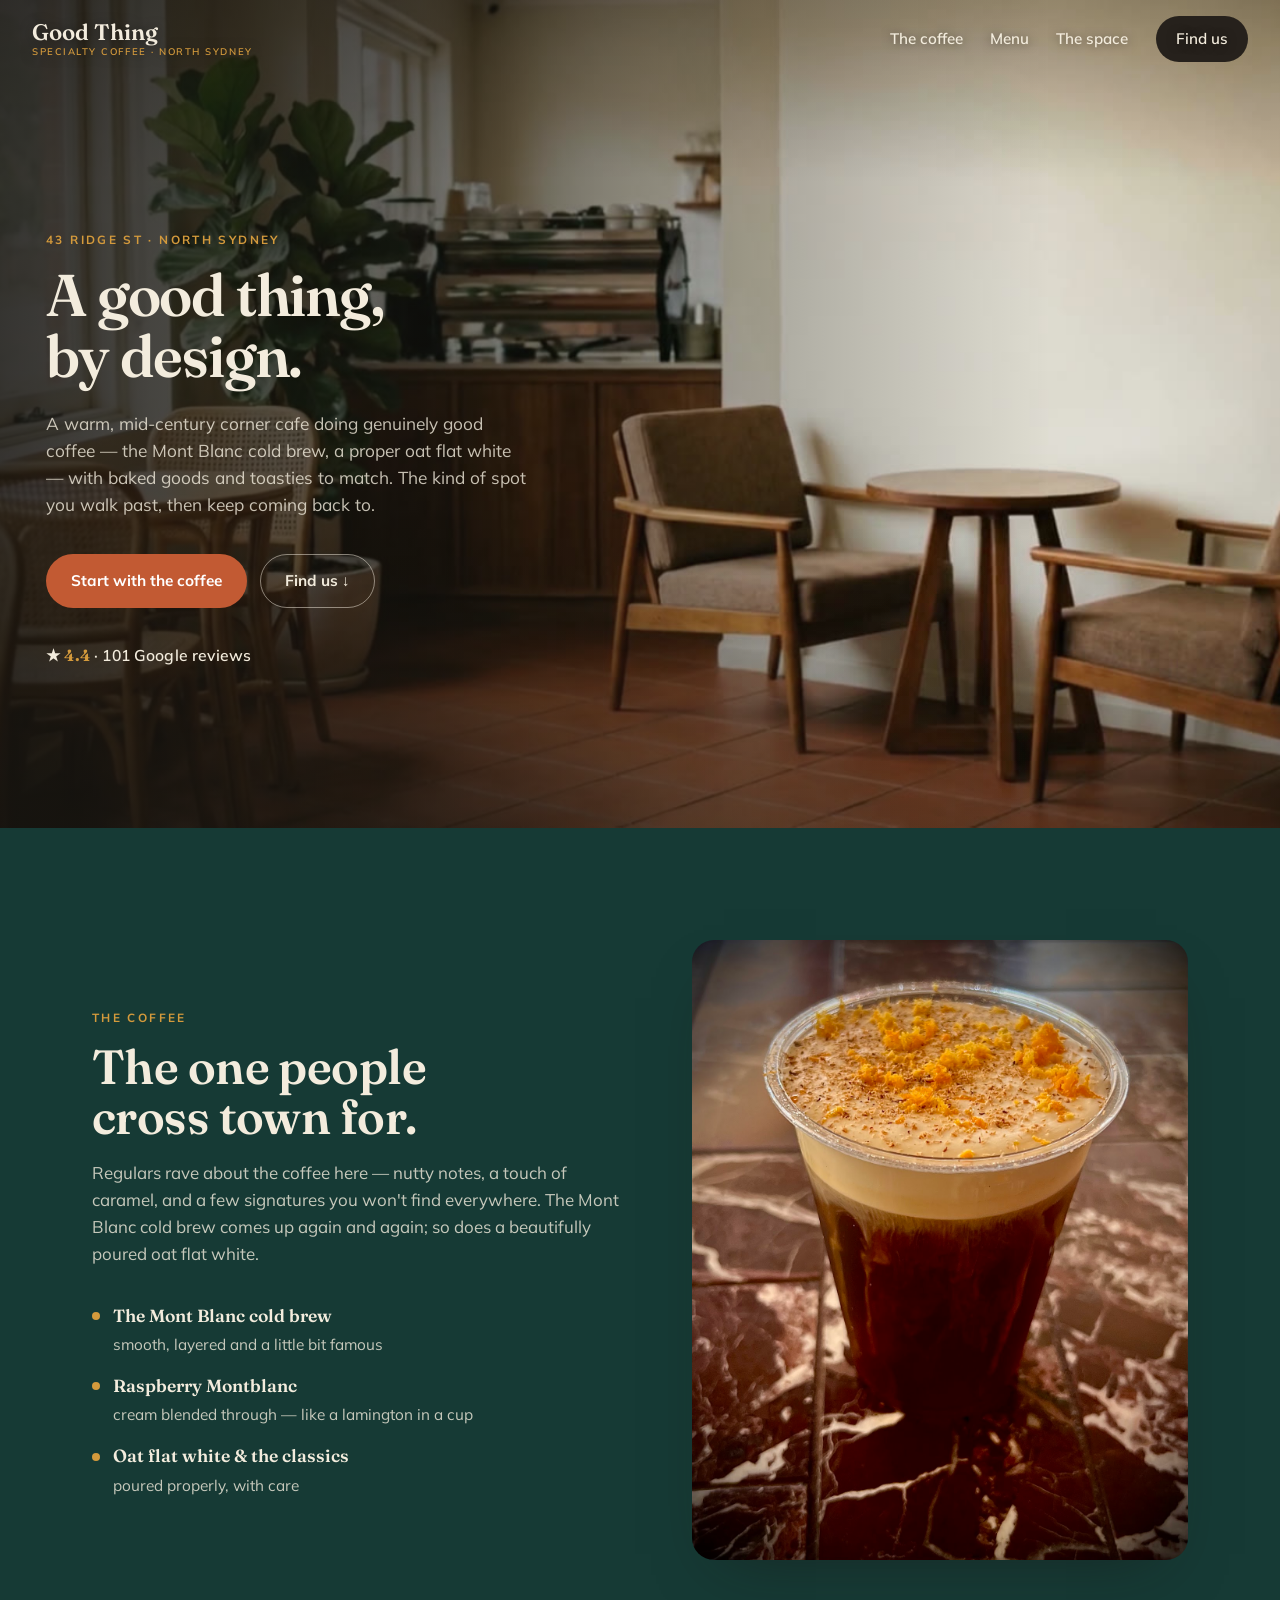
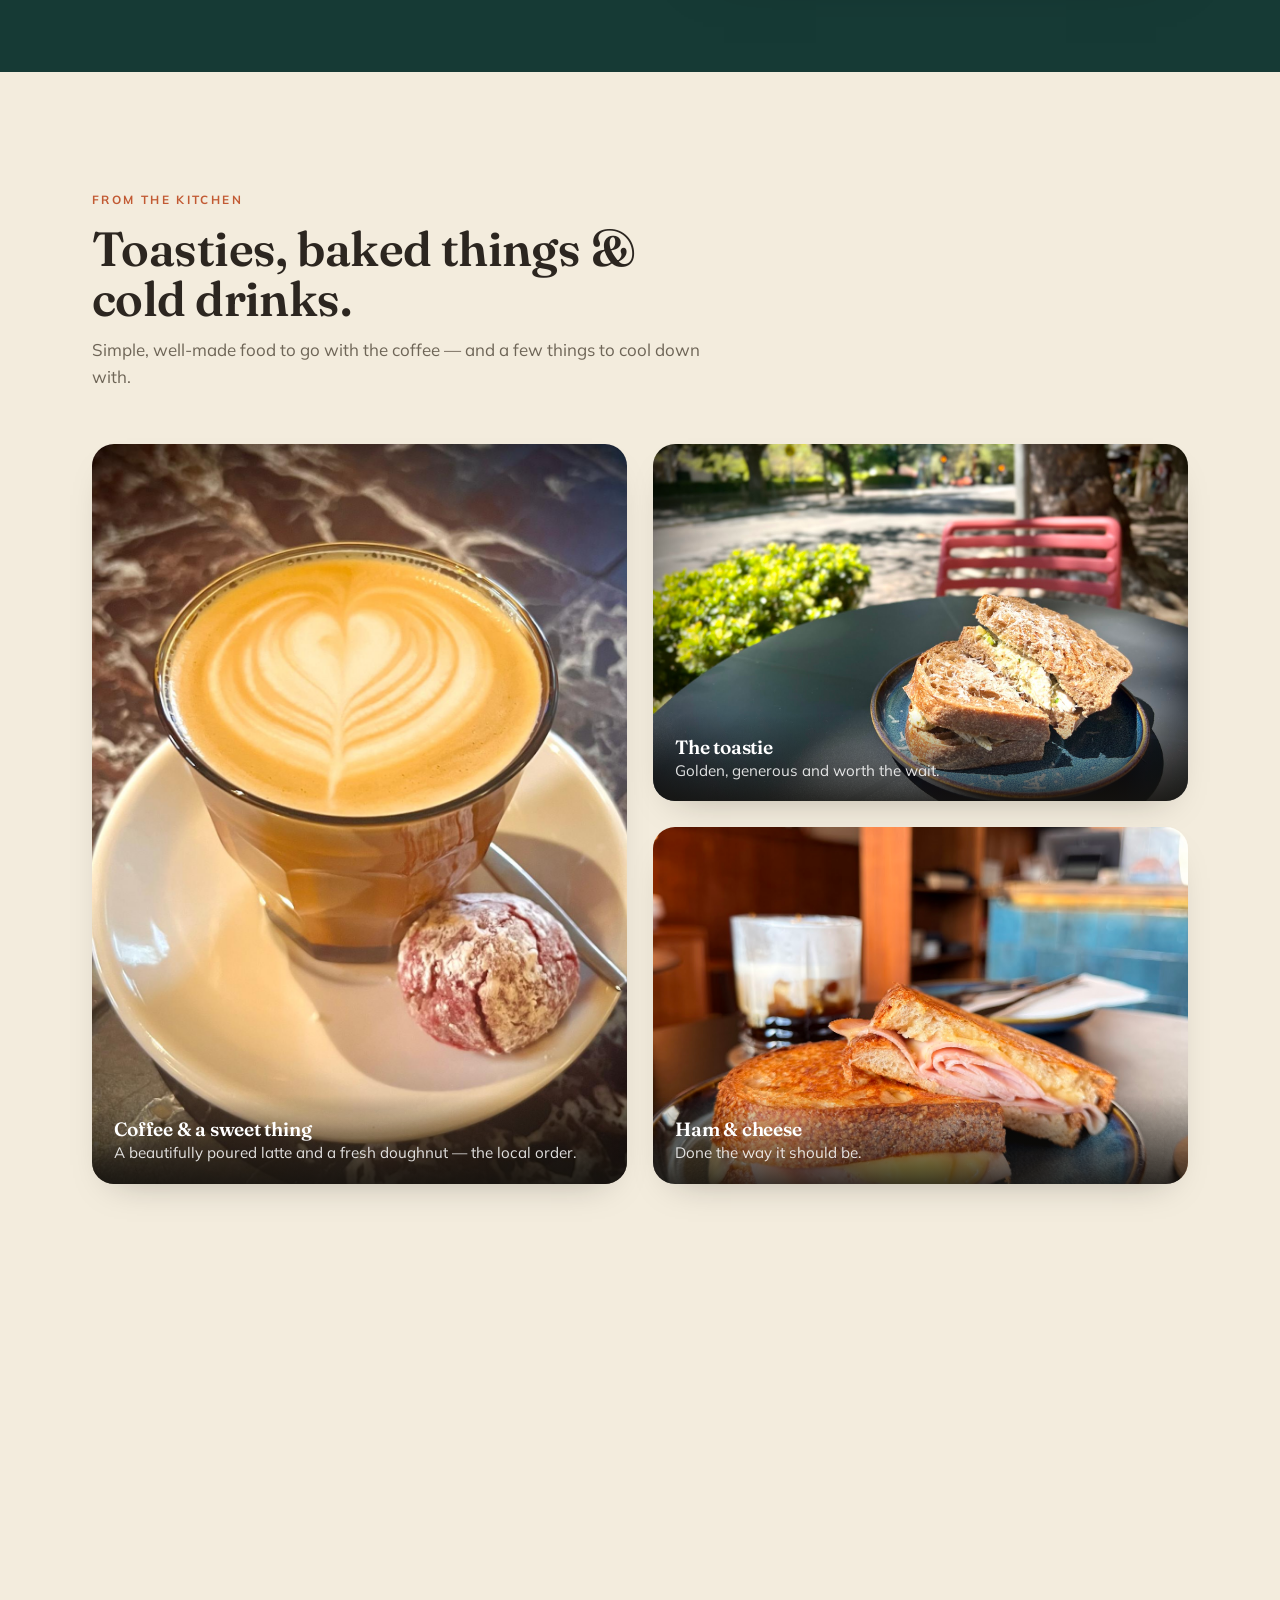
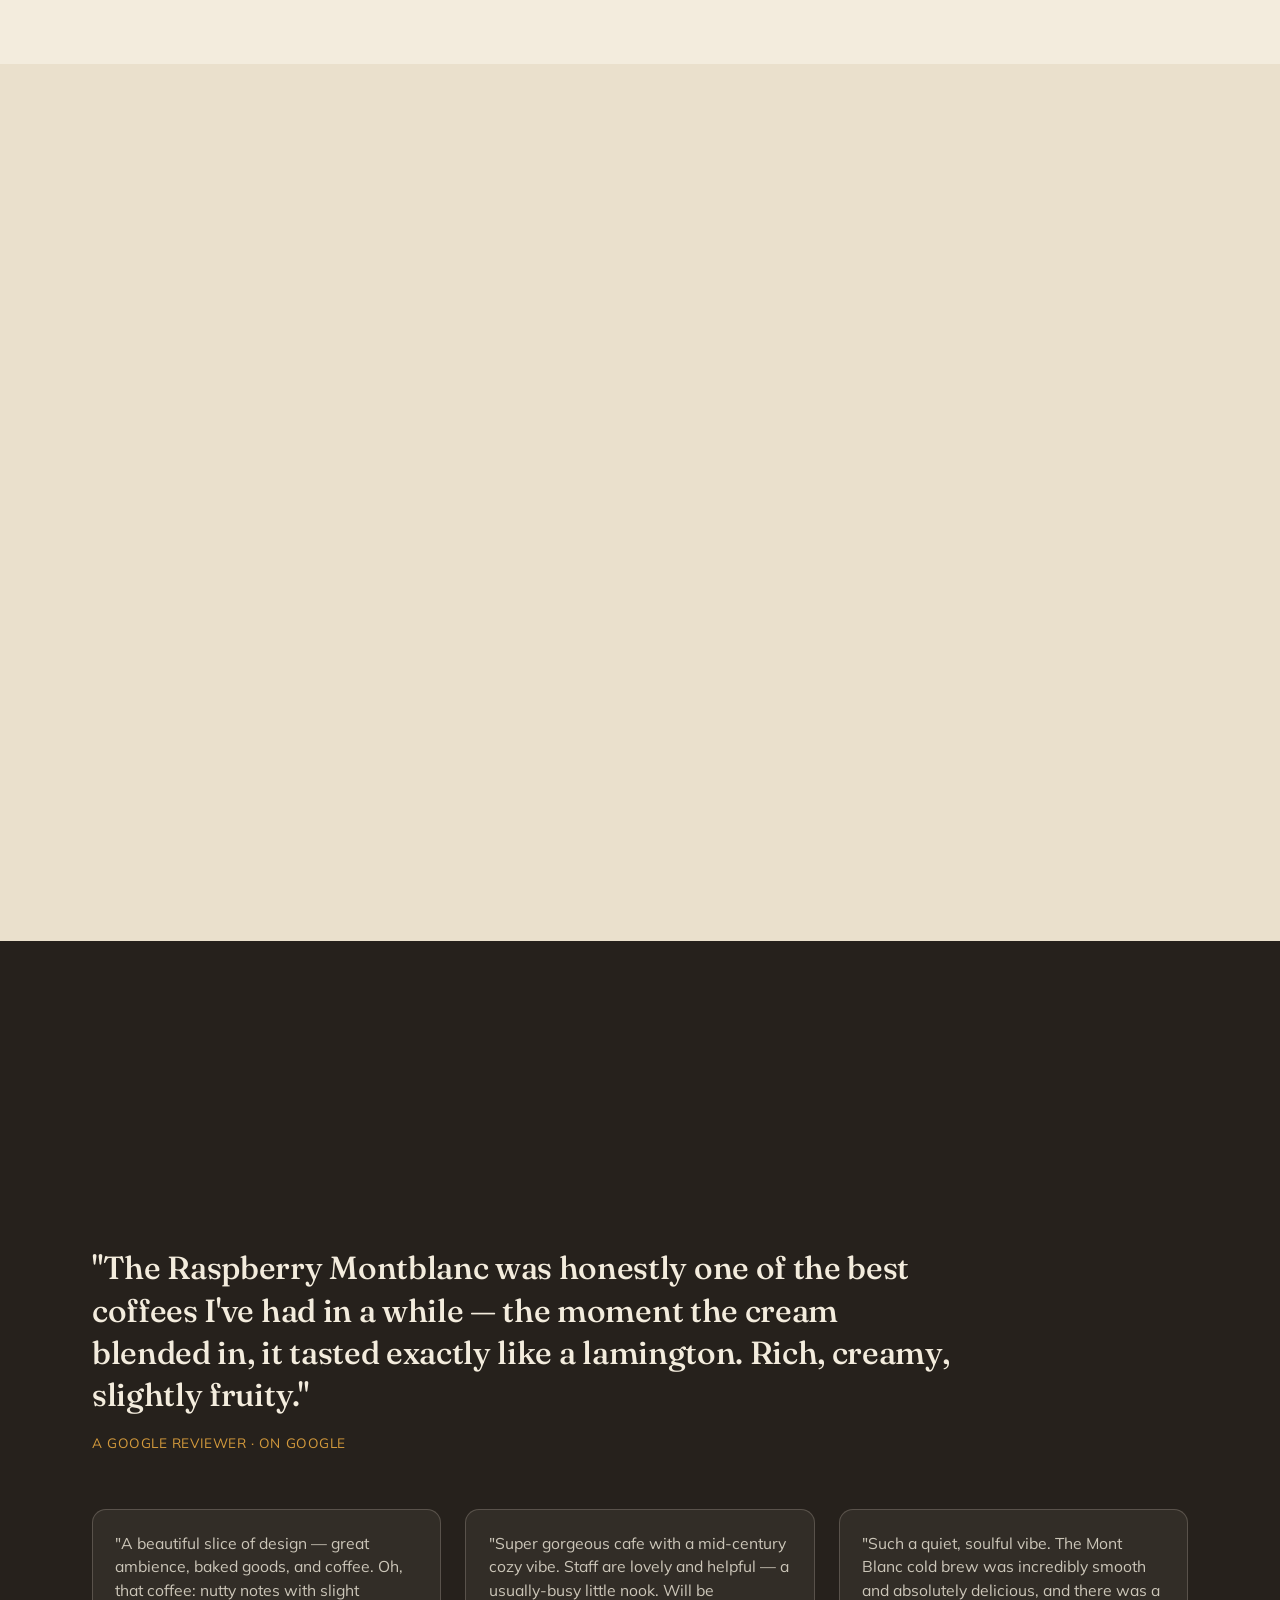
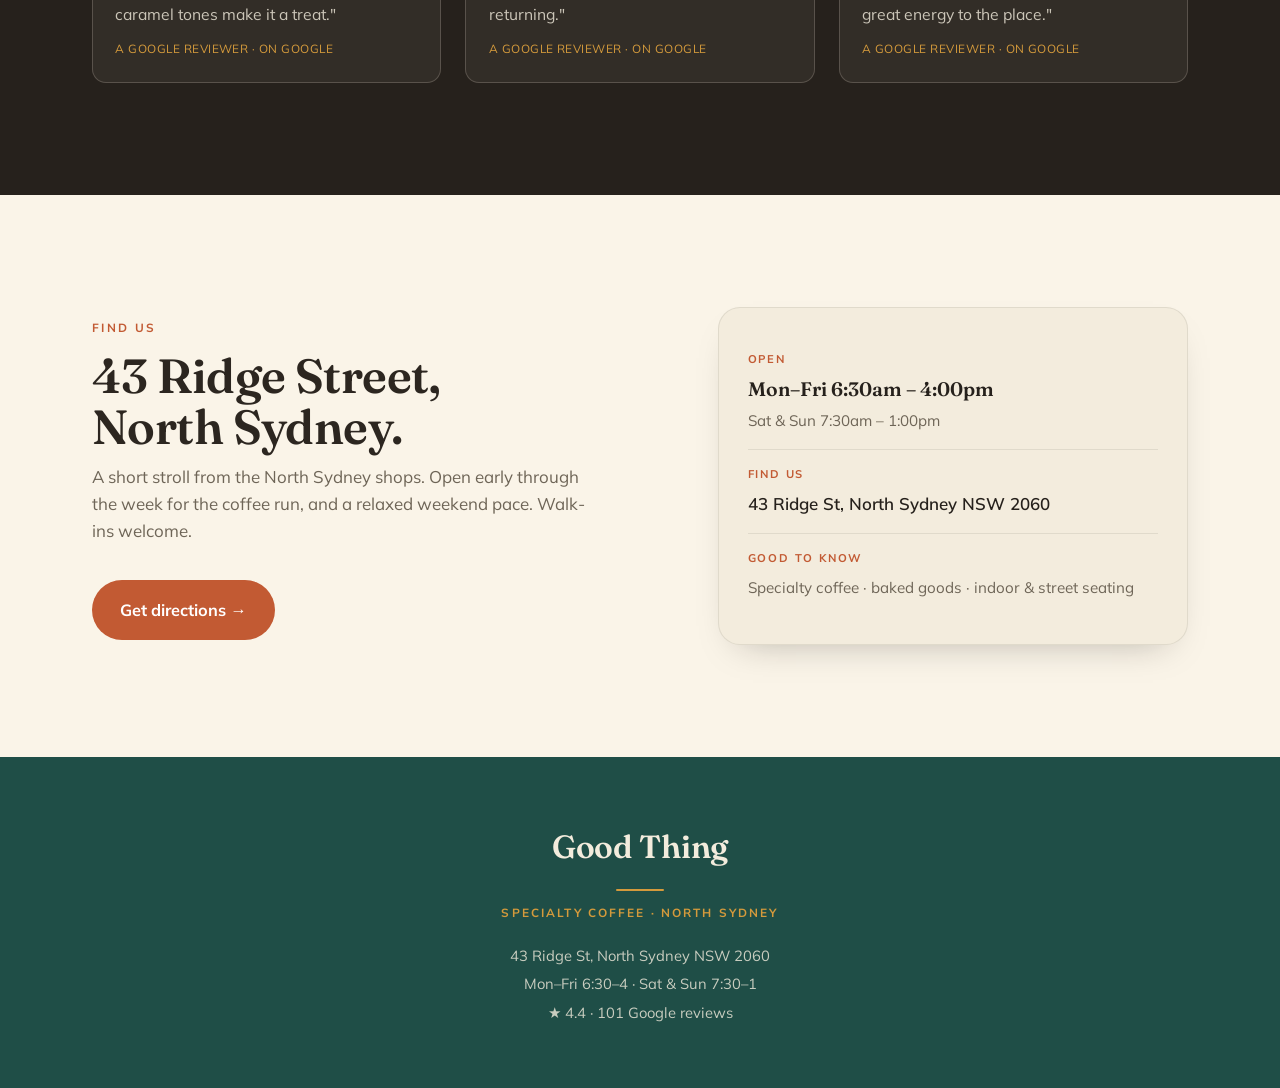
<file: index.html>
<!doctype html>
<html lang="en">
<head>
<meta charset="utf-8">
<meta name="viewport" content="width=device-width,initial-scale=1">
<meta name="robots" content="noindex,nofollow">
<title>Good Thing Cafe · North Sydney — specialty coffee &amp; a mid-century corner on Ridge St</title>
<meta name="description" content="Good Thing Cafe, 43 Ridge St North Sydney. Specialty coffee — the Mont Blanc cold brew, Raspberry Montblanc and a proper oat flat white — baked goods and toasties, in a warm mid-century space. 4.4★ from 101 Google reviews. Open Mon–Fri 6:30–4, weekends 7:30–1.">
<link rel="preconnect" href="https://fonts.googleapis.com">
<link rel="preconnect" href="https://fonts.gstatic.com" crossorigin>
<link href="https://fonts.googleapis.com/css2?family=Fraunces:ital,opsz,wght@0,9..144,400;0,9..144,500;0,9..144,600;0,9..144,700;1,9..144,400&family=Mulish:wght@400;500;600;700&display=swap" rel="stylesheet">
<link rel="stylesheet" href="tokens.css">
<link rel="stylesheet" href="styles.css?v=2">
</head>
<body>

<!-- NAV -->
<nav class="nav" id="nav">
  <a class="wordmark" href="#top">Good Thing<span class="wm-sub">Specialty Coffee · North Sydney</span></a>
  <div class="nav-links">
    <a href="#coffee">The coffee</a>
    <a href="#menu">Menu</a>
    <a href="#space">The space</a>
    <a class="btn btn-pill" href="#visit">Find us</a>
  </div>
  <button class="nav-toggle" id="navToggle" aria-label="Menu"><span></span><span></span><span></span></button>
  <div class="nav-drawer" id="navDrawer">
    <a href="#coffee">The coffee</a>
    <a href="#menu">Menu</a>
    <a href="#space">The space</a>
    <a href="#reviews">Reviews</a>
    <a class="btn btn-pill" href="#visit">Find us</a>
  </div>
</nav>

<!-- HERO · FULL-BLEED — cinematic video with left-weighted text scrim -->
<header class="hero" id="top">
  <div class="hero-media">
    <video autoplay muted loop playsinline poster="assets/images/hero-poster.jpg">
      <source src="assets/video/hero.mp4?v=1" type="video/mp4">
    </video>
  </div>
  <div class="hero-panel">
    <div class="hero-panel-inner">
      <span class="kicker">43 Ridge St · North Sydney</span>
      <h1>A good thing,<br>by design.</h1>
      <p class="sub">A warm, mid-century corner cafe doing genuinely good coffee — the Mont Blanc cold brew, a proper oat flat white — with baked goods and toasties to match. The kind of spot you walk past, then keep coming back to.</p>
      <div class="hero-cta">
        <a class="btn btn-primary" href="#coffee">Start with the coffee</a>
        <a class="btn btn-ghost" href="#visit">Find us ↓</a>
      </div>
      <div class="rating-row">★ <b>4.4</b> · 101 Google reviews</div>
    </div>
  </div>
</header>

<!-- COFFEE · the signature program -->
<section class="sec coffee" id="coffee">
  <div class="wrap coffee-wrap">
    <div class="coffee-copy">
      <span class="kicker light reveal">The coffee</span>
      <h2 class="reveal">The one people<br>cross town for.</h2>
      <p class="reveal d1">Regulars rave about the coffee here — nutty notes, a touch of caramel, and a few signatures you won't find everywhere. The Mont Blanc cold brew comes up again and again; so does a beautifully poured oat flat white.</p>
      <ul class="coffee-list reveal d1">
        <li><b>The Mont Blanc cold brew</b><span>smooth, layered and a little bit famous</span></li>
        <li><b>Raspberry Montblanc</b><span>cream blended through — like a lamington in a cup</span></li>
        <li><b>Oat flat white &amp; the classics</b><span>poured properly, with care</span></li>
      </ul>
    </div>
    <figure class="coffee-img reveal d1">
      <img src="assets/images/montblanc-coldbrew.jpg" alt="The Mont Blanc cold brew — cream and crumble layered over dark coffee in a glass" loading="lazy">
    </figure>
  </div>
</section>

<!-- MENU · food + drinks grid -->
<section class="sec menu" id="menu">
  <div class="wrap">
    <div class="sec-head reveal">
      <span class="kicker">From the kitchen</span>
      <h2>Toasties, baked things &amp; cold drinks.</h2>
      <p>Simple, well-made food to go with the coffee — and a few things to cool down with.</p>
    </div>
    <div class="menu-grid">
      <figure class="m-tall reveal"><img src="assets/images/latte-doughnut.jpg" alt="A latte with rosetta art beside a raspberry-dusted doughnut" loading="lazy">
        <figcaption><h3>Coffee &amp; a sweet thing</h3><p>A beautifully poured latte and a fresh doughnut — the local order.</p></figcaption></figure>
      <figure class="reveal d1"><img src="assets/images/toastie.jpg" alt="A toasted sandwich on a blue plate at an outdoor table" loading="lazy">
        <figcaption><h3>The toastie</h3><p>Golden, generous and worth the wait.</p></figcaption></figure>
      <figure class="reveal d1"><img src="assets/images/ham-cheese-toastie.jpg" alt="A ham and cheese toastie beside an iced coffee" loading="lazy">
        <figcaption><h3>Ham &amp; cheese</h3><p>Done the way it should be.</p></figcaption></figure>
      <figure class="m-wide reveal"><img src="assets/images/iced-citrus.jpg" alt="A tall glass of iced citrus drink on a marble table" loading="lazy">
        <figcaption><h3>Something cold</h3><p>House-made iced drinks for the warm days.</p></figcaption></figure>
    </div>
  </div>
</section>

<!-- SPACE · the mid-century design hook -->
<section class="sec space" id="space">
  <div class="wrap space-wrap">
    <figure class="space-img big reveal">
      <img src="assets/images/record-corner.jpg" alt="A cozy corner of the cafe with a record player on a teak credenza and vinyl on the wall" loading="lazy">
    </figure>
    <div class="space-copy reveal d1">
      <span class="kicker light">The space</span>
      <h2>A beautiful slice of design.</h2>
      <p>Warm timber, rattan and terracotta, a fiddle-leaf in the corner and records on the turntable — it's a mid-century little nook with real soul. Grab a seat inside or pull up a table out front.</p>
      <figure class="space-img sm">
        <img src="assets/images/counter.jpg" alt="The cafe counter with mid-century shelving and a tiled bar" loading="lazy">
      </figure>
    </div>
  </div>
</section>

<!-- PROOF · reviews (4.4★ earned) -->
<section class="sec proof" id="reviews">
  <div class="wrap">
    <div class="sec-head light reveal">
      <span class="kicker">The regulars</span>
      <h2>4.4★ from 101 Google reviews.</h2>
    </div>
    <figure class="big-quote reveal d1">
      <blockquote>"The Raspberry Montblanc was honestly one of the best coffees I've had in a while — the moment the cream blended in, it tasted exactly like a lamington. Rich, creamy, slightly fruity."</blockquote>
      <figcaption>A Google reviewer · on Google</figcaption>
    </figure>
    <div class="mini-revs reveal d2">
      <div class="mini-rev"><p>"A beautiful slice of design — great ambience, baked goods, and coffee. Oh, that coffee: nutty notes with slight caramel tones make it a treat."</p><div class="who">A Google reviewer · on Google</div></div>
      <div class="mini-rev"><p>"Super gorgeous cafe with a mid-century cozy vibe. Staff are lovely and helpful — a usually-busy little nook. Will be returning."</p><div class="who">A Google reviewer · on Google</div></div>
      <div class="mini-rev"><p>"Such a quiet, soulful vibe. The Mont Blanc cold brew was incredibly smooth and absolutely delicious, and there was a great energy to the place."</p><div class="who">A Google reviewer · on Google</div></div>
    </div>
  </div>
</section>

<!-- VISIT -->
<section class="sec visit" id="visit">
  <div class="wrap visit-wrap">
    <div class="visit-copy reveal">
      <span class="kicker">Find us</span>
      <h2>43 Ridge Street,<br>North Sydney.</h2>
      <p>A short stroll from the North Sydney shops. Open early through the week for the coffee run, and a relaxed weekend pace. Walk-ins welcome.</p>
      <div class="visit-cta">
        <a class="btn btn-primary big" href="https://maps.google.com/?q=Good+Thing+Cafe+43+Ridge+St+North+Sydney" target="_blank" rel="noopener">Get directions →</a>
      </div>
    </div>
    <div class="visit-info reveal d1">
      <div class="vi big-hours"><div class="l">Open</div><b>Mon–Fri 6:30am – 4:00pm</b><span>Sat &amp; Sun 7:30am – 1:00pm</span></div>
      <div class="vi"><div class="l">Find us</div><a href="https://maps.google.com/?q=Good+Thing+Cafe+43+Ridge+St+North+Sydney" target="_blank" rel="noopener">43 Ridge St, North Sydney NSW 2060</a></div>
      <div class="vi"><div class="l">Good to know</div><span>Specialty coffee · baked goods · indoor &amp; street seating</span></div>
    </div>
  </div>
</section>

<!-- FOOTER · centred mid-century mark (varied treatment) -->
<footer>
  <div class="wrap foot-center">
    <span class="foot-mark">Good Thing</span>
    <span class="foot-rule" aria-hidden="true"></span>
    <span class="foot-tag">Specialty Coffee · North Sydney</span>
    <div class="foot-meta">
      <a href="https://maps.google.com/?q=Good+Thing+Cafe+43+Ridge+St+North+Sydney" target="_blank" rel="noopener">43 Ridge St, North Sydney NSW 2060</a>
      <span>Mon–Fri 6:30–4 · Sat &amp; Sun 7:30–1</span>
      <span>★ 4.4 · 101 Google reviews</span>
    </div>
  </div>
</footer>

<script src="main.js?v=3"></script>
</body>
</html>
</file>
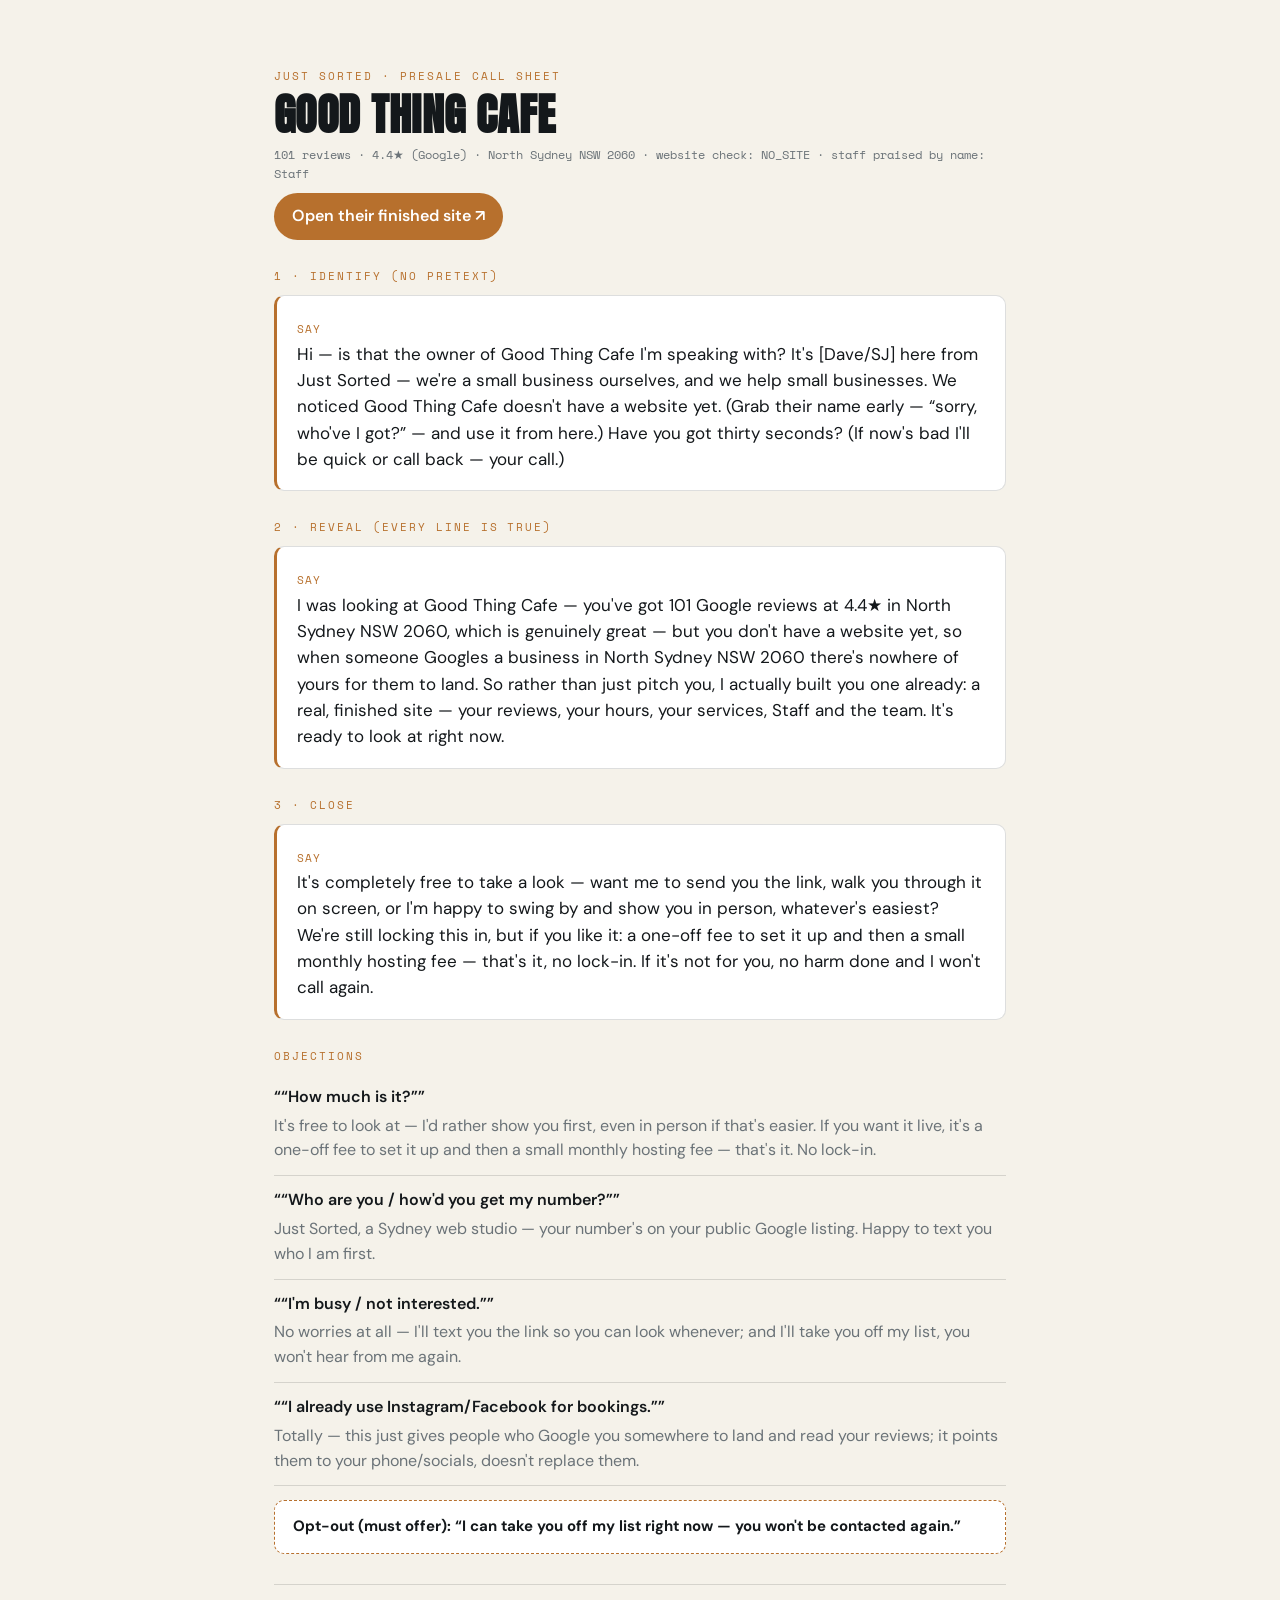
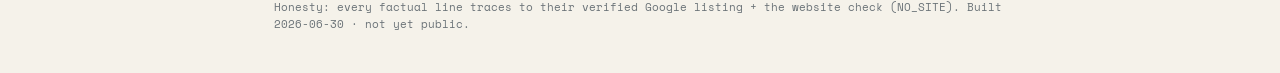
<file: call-sheet.html>
<!DOCTYPE html><html lang="en-AU"><head><meta charset="UTF-8">
<meta name="viewport" content="width=device-width, initial-scale=1">
<meta name="robots" content="noindex,nofollow">
<title>Call sheet — Good Thing Cafe</title>
<link href="https://fonts.googleapis.com/css2?family=Anton&family=DM+Sans:wght@400;500;600&family=Space+Mono:wght@400;700&display=swap" rel="stylesheet">
<style>
:root{--ink:#14181B;--paper:#F5F2EA;--clay:#B7702D;--steel:#6B7378;--line:rgba(20,24,27,.14)}
*{box-sizing:border-box;margin:0;padding:0}
body{font-family:'DM Sans',system-ui,sans-serif;background:var(--paper);color:var(--ink);line-height:1.55;padding:40px 24px;max-width:780px;margin:0 auto}
h1{font-family:'Anton',sans-serif;text-transform:uppercase;font-size:clamp(28px,5vw,44px);letter-spacing:.01em;line-height:.98}
.lbl{font-family:'Space Mono',monospace;font-size:11px;letter-spacing:.18em;text-transform:uppercase;color:var(--clay);margin:28px 0 8px}
.facts{font-family:'Space Mono',monospace;font-size:12px;color:var(--steel);margin-top:10px}
.act{background:#fff;border:1px solid var(--line);border-left:3px solid var(--clay);border-radius:10px;padding:18px 20px;margin-top:10px;font-size:17px}
.actno{font-family:'Space Mono',monospace;font-size:11px;color:var(--clay);letter-spacing:.1em}
.prev{display:inline-block;margin-top:10px;background:var(--clay);color:#fff;font-weight:600;padding:11px 18px;border-radius:999px;text-decoration:none}
.obj{border-bottom:1px solid var(--line);padding:12px 0}.obj q{font-weight:600}.obj p{color:var(--steel);margin-top:4px}
.optout{background:#fff;border:1px dashed var(--clay);border-radius:10px;padding:14px 18px;margin-top:14px;font-size:15px}
.foot{font-family:'Space Mono',monospace;font-size:11px;color:var(--steel);margin-top:30px;border-top:1px solid var(--line);padding-top:14px}
</style></head><body>
<div class="lbl">Just Sorted · presale call sheet</div>
<h1>Good Thing Cafe</h1>
<div class="facts">101 reviews · 4.4★ (Google) · North Sydney NSW 2060 · website check: NO_SITE · staff praised by name: Staff</div>
<a class="prev" href="https://ferrisbueller92.github.io/presale-good-thing/" target="_blank">Open their finished site ↗</a>
<div class="lbl">1 · Identify (no pretext)</div><div class="act"><span class="actno">SAY</span><br>Hi — is that the owner of Good Thing Cafe I&#x27;m speaking with? It&#x27;s [Dave/SJ] here from Just Sorted — we&#x27;re a small business ourselves, and we help small businesses. We noticed Good Thing Cafe doesn&#x27;t have a website yet. (Grab their name early — “sorry, who&#x27;ve I got?” — and use it from here.) Have you got thirty seconds? (If now&#x27;s bad I&#x27;ll be quick or call back — your call.)</div>
<div class="lbl">2 · Reveal (every line is true)</div><div class="act"><span class="actno">SAY</span><br>I was looking at Good Thing Cafe — you&#x27;ve got 101 Google reviews at 4.4★ in North Sydney NSW 2060, which is genuinely great — but you don&#x27;t have a website yet, so when someone Googles a business in North Sydney NSW 2060 there&#x27;s nowhere of yours for them to land. So rather than just pitch you, I actually built you one already: a real, finished site — your reviews, your hours, your services, Staff and the team. It&#x27;s ready to look at right now.</div>
<div class="lbl">3 · Close</div><div class="act"><span class="actno">SAY</span><br>It&#x27;s completely free to take a look — want me to send you the link, walk you through it on screen, or I&#x27;m happy to swing by and show you in person, whatever&#x27;s easiest? We&#x27;re still locking this in, but if you like it: a one-off fee to set it up and then a small monthly hosting fee — that&#x27;s it, no lock-in. If it&#x27;s not for you, no harm done and I won&#x27;t call again.</div>
<div class="lbl">Objections</div><div class="obj"><q>“How much is it?”</q><p>It&#x27;s free to look at — I&#x27;d rather show you first, even in person if that&#x27;s easier. If you want it live, it&#x27;s a one-off fee to set it up and then a small monthly hosting fee — that&#x27;s it. No lock-in.</p></div><div class="obj"><q>“Who are you / how&#x27;d you get my number?”</q><p>Just Sorted, a Sydney web studio — your number&#x27;s on your public Google listing. Happy to text you who I am first.</p></div><div class="obj"><q>“I&#x27;m busy / not interested.”</q><p>No worries at all — I&#x27;ll text you the link so you can look whenever; and I&#x27;ll take you off my list, you won&#x27;t hear from me again.</p></div><div class="obj"><q>“I already use Instagram/Facebook for bookings.”</q><p>Totally — this just gives people who Google you somewhere to land and read your reviews; it points them to your phone/socials, doesn&#x27;t replace them.</p></div>
<div class="optout"><b>Opt-out (must offer): “I can take you off my list right now — you won&#x27;t be contacted again.”</b></div>
<div class="foot">Honesty: every factual line traces to their verified Google listing + the website check (NO_SITE). Built 2026-06-30 · not yet public.</div>
</body></html>
</file>
<file: tokens.css>
/* Good Thing Cafe — design tokens. Mid-century, design-forward specialty cafe.
   Grounded: 43 Ridge St, North Sydney NSW 2060; NO phone listed; 4.4★ / 101 Google reviews.
   Signature: Mont Blanc cold brew, Raspberry Montblanc, oat flat white, nutty/caramel coffee,
   baked goods; "a beautiful slice of design"; mid-century cozy/soulful vibe; record player corner.
   Mon-Fri 6:30-4, Sat-Sun 7:30-1. NO logo (typographic wordmark), NO website.
   DISTINCT from the other cafes:
   - Primily = espresso-dark + caramel + sage, Spectral serif, CENTERED hero, restrained footer.
   - Paradise = bright joyful green/coral/sunshine.
   Good Thing = MID-CENTURY — warm cream + deep PETROL-GREEN panel + burnt TERRACOTTA + OCHRE,
   characterful FRAUNCES display + Mulish body, SPLIT hero (colour panel | cinematic video),
   centred footer. */
:root{
  /* palette — mid-century */
  --ink:      #26211C;   /* warm dark */
  --petrol:   #1F4E47;   /* deep petrol-green — hero panel / primary */
  --petrol-deep:#163A35;
  --cream:    #F3ECDD;   /* warm cream ground */
  --paper:    #FAF4E8;
  --oat:      #EAE0CC;   /* pale toasted surface */
  --terracotta:#C25A33;  /* burnt accent — signature pop */
  --terracotta-deep:#A2461F;
  --ochre:    #D49A3C;   /* warm mustard secondary */
  --text:     #2C2620;   /* warm near-black body */
  --muted:    #6E6557;
  --on-dark:  #F3ECDD;
  --on-dark-soft: rgba(243,236,221,.80);
  --line:     rgba(38,33,28,.16);
  --line-soft:rgba(38,33,28,.09);
  --line-dark:rgba(243,236,221,.20);

  /* type */
  --f-display:"Fraunces","Georgia",serif;                 /* characterful, mid-century soft serif */
  --f-body:   "Mulish","Helvetica Neue",Arial,sans-serif; /* clean, friendly grotesk */
  --t-hero: clamp(2.5rem, 4.6vw, 4.3rem);
  --t-h2:   clamp(1.85rem, 3.8vw, 3rem);
  --t-h3:   clamp(1.15rem, 1.7vw, 1.45rem);
  --t-body: 1.06rem;
  --t-kicker:.74rem;

  /* spacing */
  --s-2:.5rem; --s-3:.85rem; --s-4:1.4rem; --s-5:2.2rem; --s-6:3.4rem; --s-7:clamp(4rem,9vw,7rem);
  --maxw:1160px;

  /* radii — soft mid-century */
  --r-sm:8px; --r-md:14px; --r-lg:22px; --r-pill:999px;

  /* shadows */
  --shadow-soft: 0 26px 60px -32px rgba(22,20,16,.5);
  --shadow-card: 0 16px 36px -22px rgba(22,20,16,.34);

  /* motion */
  --dur:.55s;
  --ease: cubic-bezier(.22,1,.36,1);
  --ease-out: cubic-bezier(.16,1,.3,1);
}
</file>
<file: styles.css>
/* Good Thing Cafe — styles. Mid-century: cream + petrol-green + terracotta + ochre.
   SPLIT hero (colour panel | cinematic video) · Fraunces display · centred footer. */

*{margin:0;padding:0;box-sizing:border-box}
html{scroll-behavior:smooth}
body{font-family:var(--f-body);font-size:var(--t-body);line-height:1.6;color:var(--text);background:var(--cream);-webkit-font-smoothing:antialiased}
img{display:block;max-width:100%}
a{color:inherit;text-decoration:none}
h1,h2,h3{font-family:var(--f-display);font-weight:600;line-height:1.05;letter-spacing:-.012em}
.wrap{max-width:var(--maxw);margin:0 auto;padding:0 clamp(1.2rem,4vw,2rem)}
.sec{padding:var(--s-7) 0}

.kicker{display:inline-block;font-family:var(--f-body);font-weight:700;font-size:var(--t-kicker);
  letter-spacing:.2em;text-transform:uppercase;color:var(--terracotta);margin-bottom:var(--s-3)}
.kicker.light{color:var(--ochre)}

.btn{display:inline-flex;align-items:center;gap:.5rem;font-family:var(--f-body);font-weight:700;
  font-size:.96rem;padding:.85rem 1.5rem;border-radius:var(--r-pill);cursor:pointer;border:1.5px solid transparent;
  transition:transform .2s var(--ease),background .2s,color .2s,border-color .2s}
.btn:hover{transform:translateY(-2px)}
.btn-primary{background:var(--terracotta);color:#fff}
.btn-primary:hover{background:var(--terracotta-deep)}
.btn-ghost{background:transparent;color:var(--on-dark);border-color:rgba(243,236,221,.5)}
.btn-ghost:hover{border-color:var(--on-dark);background:rgba(243,236,221,.1)}
.btn-pill{background:var(--ink);color:var(--on-dark);padding:.6rem 1.2rem;font-size:.9rem}
.btn-pill:hover{background:var(--terracotta)}
.btn.big{padding:1rem 1.7rem;font-size:1.02rem}

/* ---------- NAV ---------- */
.nav{position:fixed;top:0;left:0;right:0;z-index:50;display:flex;align-items:center;justify-content:space-between;
  padding:1rem clamp(1.2rem,4vw,2rem);transition:background .3s,box-shadow .3s}
.nav.scrolled{background:var(--cream);box-shadow:0 1px 0 var(--line),0 10px 30px -22px rgba(22,20,16,.5)}
.wordmark{display:flex;flex-direction:column;line-height:1.02;font-family:var(--f-display);font-weight:600;font-size:1.4rem;color:var(--on-dark);text-shadow:0 1px 12px rgba(22,20,16,.5)}
.nav.scrolled .wordmark{color:var(--petrol);text-shadow:none}
.wm-sub{font-family:var(--f-body);font-weight:600;font-size:.6rem;letter-spacing:.16em;text-transform:uppercase;color:var(--ochre);margin-top:.18rem}
.nav.scrolled .wm-sub{color:var(--terracotta)}
.nav-links{display:flex;align-items:center;gap:1.7rem}
.nav-links a{font-weight:600;font-size:.95rem;color:var(--on-dark);text-shadow:0 1px 10px rgba(22,20,16,.5)}
.nav-links a:hover{color:#fff}
.nav.scrolled .nav-links a{color:var(--muted);text-shadow:none}
.nav.scrolled .nav-links a:hover{color:var(--ink)}
.nav-links .btn-pill,.nav.scrolled .nav-links .btn-pill{color:var(--on-dark)}
.nav-toggle{display:none;flex-direction:column;gap:5px;background:none;border:0;cursor:pointer;padding:6px}
.nav-toggle span{width:24px;height:2px;background:var(--on-dark);transition:.3s}
.nav.scrolled .nav-toggle span{background:var(--ink)}
.nav-drawer{display:none}

/* ---------- HERO · full-bleed (cinematic video + text scrim) ---------- */
.hero{position:relative;min-height:92vh;display:flex;overflow:hidden;background:var(--petrol)}
.hero-media{position:absolute;inset:0;z-index:0}
.hero-media video{width:100%;height:100%;object-fit:cover}
.hero-media::after{content:"";position:absolute;inset:0;background:
  linear-gradient(90deg,rgba(22,20,16,.86) 0%,rgba(22,20,16,.66) 30%,rgba(22,20,16,.28) 58%,rgba(22,20,16,0) 82%),
  linear-gradient(180deg,rgba(22,20,16,.28) 0%,transparent 22%,transparent 64%,rgba(22,20,16,.42) 100%)}
.hero-panel{position:relative;z-index:2;width:52%;min-width:380px;display:flex;align-items:center;
  padding:0 clamp(1.6rem,3.6vw,3.4rem)}
.hero-panel::after{display:none}
.hero-panel-inner{position:relative;z-index:1;max-width:30rem;padding:7rem 0 3rem;color:var(--on-dark)}
.hero .kicker{color:var(--ochre)}
.hero h1{font-size:var(--t-hero);font-weight:600;color:var(--on-dark);letter-spacing:-.02em}
.hero .sub{margin-top:var(--s-4);max-width:32em;font-size:1.08rem;color:var(--on-dark-soft);line-height:1.58}
.hero-cta{display:flex;flex-wrap:wrap;gap:.8rem;margin-top:var(--s-5)}
.rating-row{margin-top:var(--s-5);font-weight:600;font-size:.98rem;color:var(--on-dark);letter-spacing:.01em}
.rating-row b{color:var(--ochre);font-family:var(--f-display);font-weight:700}

/* ---------- section heads ---------- */
.sec-head{max-width:40rem;margin-bottom:var(--s-6)}
.sec-head h2{font-size:var(--t-h2);margin-bottom:.7rem}
.sec-head p{color:var(--muted);font-size:1.06rem}
.sec-head.light h2{color:var(--on-dark)}
.sec-head.light p{color:var(--on-dark-soft)}
.sec-head.light .kicker{color:var(--ochre)}

/* ---------- COFFEE · dark split feature ---------- */
.coffee{background:var(--petrol-deep)}
.coffee-wrap{display:grid;grid-template-columns:1.05fr .95fr;gap:clamp(1.8rem,4vw,3.6rem);align-items:center}
.coffee-copy h2{font-size:var(--t-h2);color:var(--on-dark);margin-bottom:1rem}
.coffee-copy p{color:var(--on-dark-soft);max-width:32em}
.coffee-list{list-style:none;margin-top:var(--s-5);display:grid;gap:.9rem}
.coffee-list li{padding-left:1.3rem;position:relative}
.coffee-list li::before{content:"";position:absolute;left:0;top:.6em;width:8px;height:8px;border-radius:50%;background:var(--ochre)}
.coffee-list b{display:block;font-family:var(--f-display);font-weight:600;color:var(--on-dark);font-size:1.1rem}
.coffee-list span{color:var(--on-dark-soft);font-size:.96rem}
.coffee-img{border-radius:var(--r-lg);overflow:hidden;box-shadow:var(--shadow-soft)}
.coffee-img img{width:100%;height:100%;object-fit:cover;aspect-ratio:4/5}

/* ---------- MENU ---------- */
.menu{background:var(--cream)}
.menu-grid{display:grid;grid-template-columns:repeat(2,1fr);gap:clamp(1rem,2.2vw,1.6rem)}
.menu-grid figure{position:relative;border-radius:var(--r-lg);overflow:hidden;box-shadow:var(--shadow-card);background:var(--paper)}
.menu-grid img{width:100%;height:100%;object-fit:cover;aspect-ratio:3/2;transition:transform .8s var(--ease)}
.menu-grid figure:hover img{transform:scale(1.04)}
.menu-grid .m-tall{grid-row:span 2}
.menu-grid .m-tall img{aspect-ratio:4/5;height:100%}
.menu-grid .m-wide{grid-column:1 / -1}
.menu-grid .m-wide img{aspect-ratio:3.2/1}
.menu-grid figcaption{position:absolute;left:0;right:0;bottom:0;padding:1.5rem 1.4rem 1.2rem;color:#fff;
  background:linear-gradient(180deg,transparent,rgba(22,20,16,.84))}
.menu-grid h3{color:#fff;margin-bottom:.2rem;font-size:1.2rem}
.menu-grid figcaption p{color:rgba(255,255,255,.86);font-size:.95rem;line-height:1.45}

/* ---------- SPACE · design hook ---------- */
.space{background:var(--oat)}
.space-wrap{display:grid;grid-template-columns:1fr 1fr;gap:clamp(1.6rem,4vw,3.2rem);align-items:center}
.space-img{border-radius:var(--r-lg);overflow:hidden;box-shadow:var(--shadow-card)}
.space-img.big img{width:100%;height:100%;object-fit:cover;aspect-ratio:4/5}
.space-copy h2{font-size:var(--t-h2);margin:.2rem 0 1rem}
.space-copy .kicker.light{color:var(--terracotta)}
.space-copy p{color:var(--muted);max-width:32em}
.space-img.sm{margin-top:var(--s-5)}
.space-img.sm img{width:100%;object-fit:cover;aspect-ratio:16/9}

/* ---------- PROOF ---------- */
.proof{background:var(--ink)}
.big-quote{max-width:54rem}
.big-quote blockquote{font-family:var(--f-display);font-weight:500;font-size:clamp(1.4rem,2.6vw,2rem);
  line-height:1.32;color:var(--on-dark);letter-spacing:-.01em}
.big-quote figcaption{margin-top:1rem;font-size:.85rem;letter-spacing:.04em;color:var(--ochre);text-transform:uppercase}
.mini-revs{display:grid;grid-template-columns:repeat(3,1fr);gap:clamp(1rem,2.2vw,1.5rem);margin-top:var(--s-6)}
.mini-rev{background:rgba(243,236,221,.06);border:1px solid var(--line-dark);border-radius:var(--r-md);padding:1.4rem 1.4rem}
.mini-rev p{color:var(--on-dark-soft);font-size:.98rem;line-height:1.5}
.mini-rev .who{margin-top:.9rem;font-size:.74rem;letter-spacing:.04em;text-transform:uppercase;color:var(--ochre)}

/* ---------- VISIT ---------- */
.visit{background:var(--paper)}
.visit-wrap{display:grid;grid-template-columns:1.1fr .9fr;gap:clamp(1.6rem,4vw,3.4rem);align-items:center}
.visit-copy h2{font-size:var(--t-h2);margin-bottom:.7rem}
.visit-copy p{color:var(--muted);max-width:30em;margin-bottom:var(--s-5)}
.visit-cta{display:flex;flex-wrap:wrap;gap:.8rem}
.visit-info{background:var(--cream);border:1px solid var(--line-soft);border-radius:var(--r-lg);padding:1.7rem 1.8rem;box-shadow:var(--shadow-card)}
.vi{padding:1rem 0;border-bottom:1px solid var(--line-soft)}
.vi:last-child{border-bottom:0}
.vi .l{font-family:var(--f-body);font-weight:700;font-size:.7rem;letter-spacing:.16em;text-transform:uppercase;color:var(--terracotta);margin-bottom:.35rem}
.vi b{font-family:var(--f-display);font-weight:600;font-size:1.14rem;color:var(--ink);display:block}
.vi span{color:var(--muted);font-size:.95rem}
.vi a{color:var(--ink);font-weight:600}
.vi a:hover{color:var(--terracotta)}
.big-hours b{font-size:1.22rem}

/* ---------- FOOTER · centred mid-century mark ---------- */
footer{background:var(--petrol);padding:clamp(3rem,5vw,4rem) 0;text-align:center}
.foot-center{display:flex;flex-direction:column;align-items:center;gap:.5rem}
.foot-mark{font-family:var(--f-display);font-weight:600;font-size:2rem;color:var(--on-dark);letter-spacing:-.01em}
.foot-rule{width:48px;height:2px;background:var(--ochre);margin:.6rem 0 .3rem;border-radius:2px}
.foot-tag{font-weight:700;font-size:.74rem;letter-spacing:.18em;text-transform:uppercase;color:var(--ochre)}
.foot-meta{display:flex;flex-direction:column;gap:.3rem;margin-top:.8rem;color:var(--on-dark-soft);font-size:.92rem}
.foot-meta a:hover{color:var(--on-dark)}

/* ---------- reveal ---------- */
.reveal{opacity:0;transform:translateY(22px);transition:opacity .7s var(--ease-out),transform .7s var(--ease-out)}
.reveal.in{opacity:1;transform:none}
.reveal.d1{transition-delay:.08s}
.reveal.d2{transition-delay:.16s}
@media (prefers-reduced-motion:reduce){.reveal{opacity:1;transform:none;transition:none}}

/* ---------- responsive ---------- */
@media (max-width:920px){
  .coffee-wrap,.space-wrap,.visit-wrap{grid-template-columns:1fr;gap:2rem}
  .space-img.big img{aspect-ratio:16/10}
  .mini-revs{grid-template-columns:1fr}
}
@media (max-width:760px){
  .nav-links{display:none}
  .nav-toggle{display:flex}
  .nav-drawer{position:fixed;top:0;right:0;height:100vh;width:78%;max-width:320px;background:var(--petrol-deep);
    display:flex;flex-direction:column;gap:1.3rem;padding:5.5rem 2rem 2rem;transform:translateX(100%);transition:transform .35s var(--ease);z-index:45}
  .nav-drawer.open{transform:none}
  .nav-drawer a{color:var(--on-dark);font-size:1.1rem;font-weight:600}
  .nav-drawer .btn-pill{background:var(--terracotta);align-self:flex-start}
  /* hero → stacked: video band on top, panel below */
  .hero{flex-direction:column;min-height:auto}
  .hero-media{position:relative;height:44vh}
  .hero-media::after{background:linear-gradient(180deg,transparent,rgba(22,20,16,.25))}
  .hero-panel{width:100%;min-width:0}
  .hero-panel::after{display:none}
  .hero-panel-inner{padding:2.6rem 0 3rem;max-width:none}
}
@media (max-width:560px){
  .menu-grid{grid-template-columns:1fr}
  .menu-grid .m-tall{grid-row:auto}
  .menu-grid .m-tall img,.menu-grid .m-wide img,.menu-grid img{aspect-ratio:3/2}
  .menu-grid .m-wide{grid-column:auto}
  .hero h1{font-size:clamp(2.3rem,9vw,3rem)}
}

/* Hide Safari/iOS play-button overlay shown when autoplay is blocked — hero shows a clean
   poster frame; the muted video starts on autoplay (where allowed) or first scroll/tap. */
video::-webkit-media-controls-start-playback-button,
video::-webkit-media-controls-overlay-play-button,
video::-webkit-media-controls-play-button,
video::-webkit-media-controls-panel,
video::-webkit-media-controls{display:none!important;-webkit-appearance:none}
</file>
